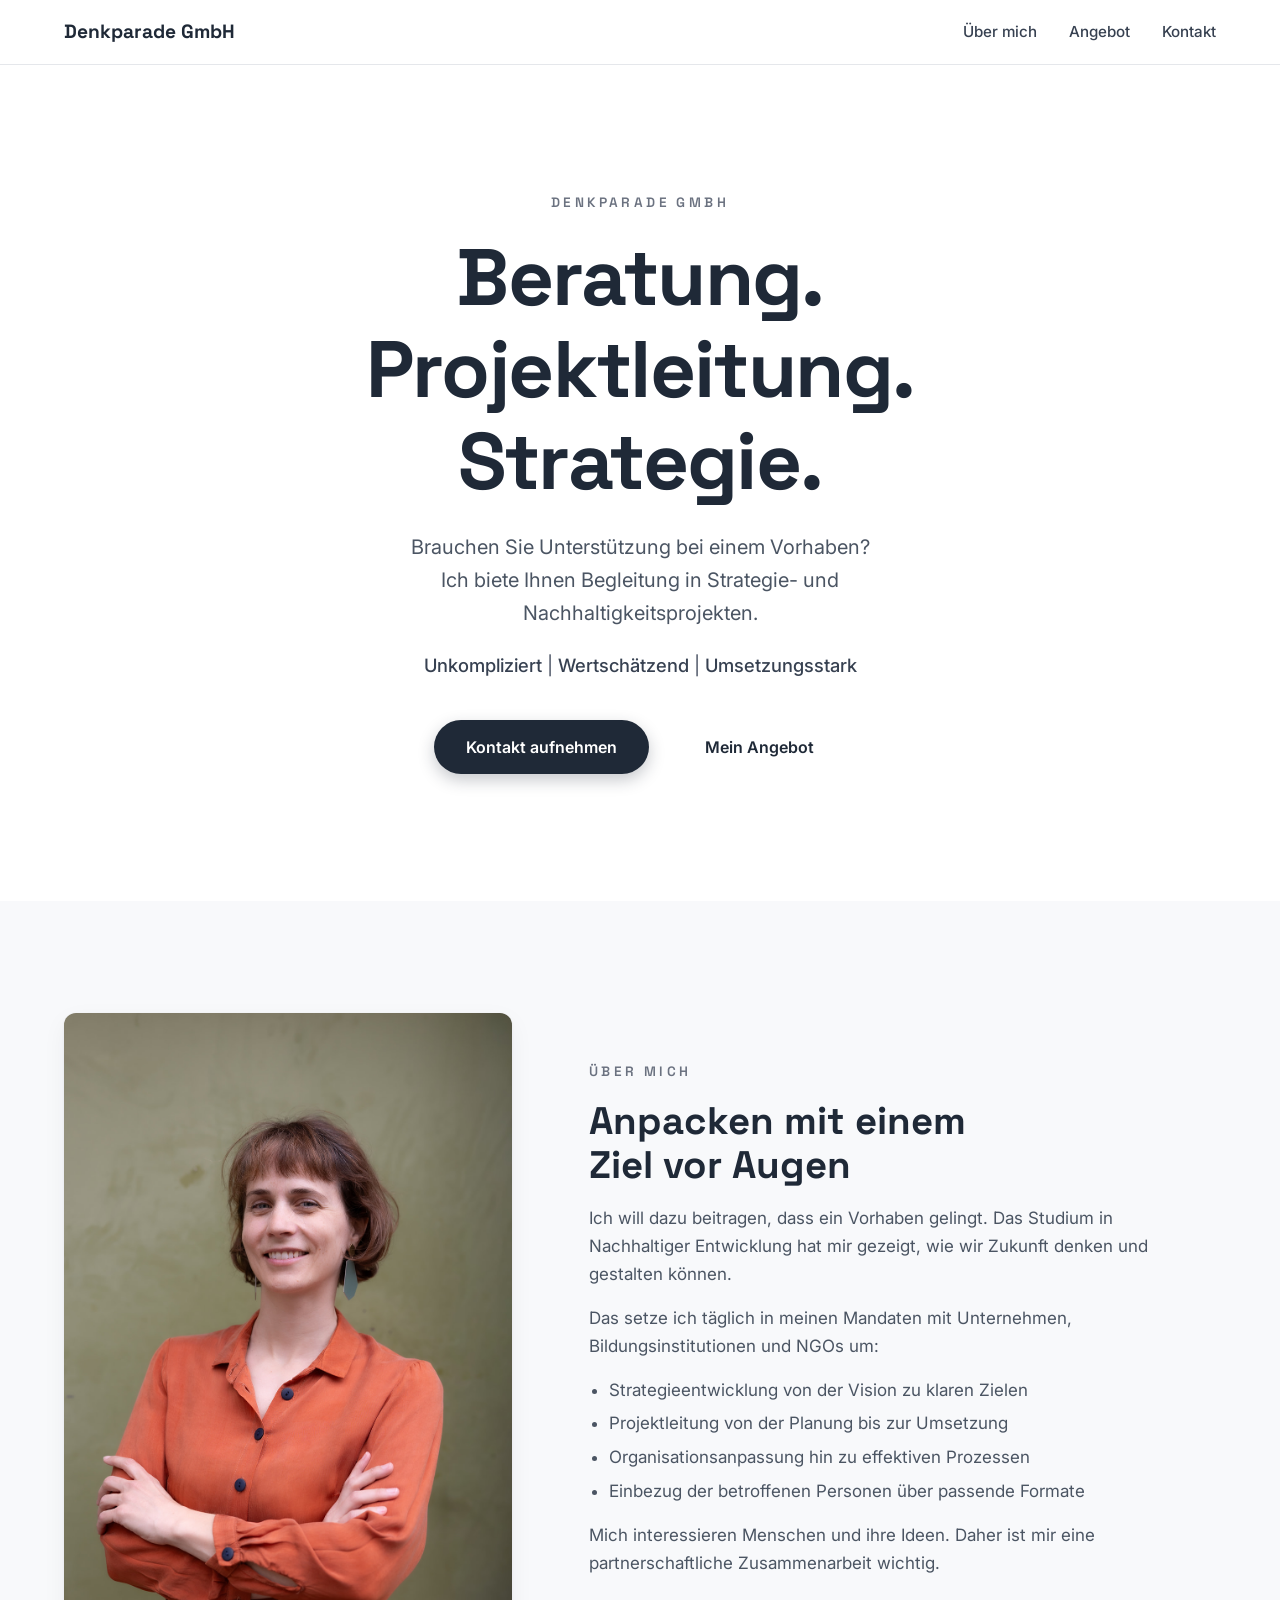
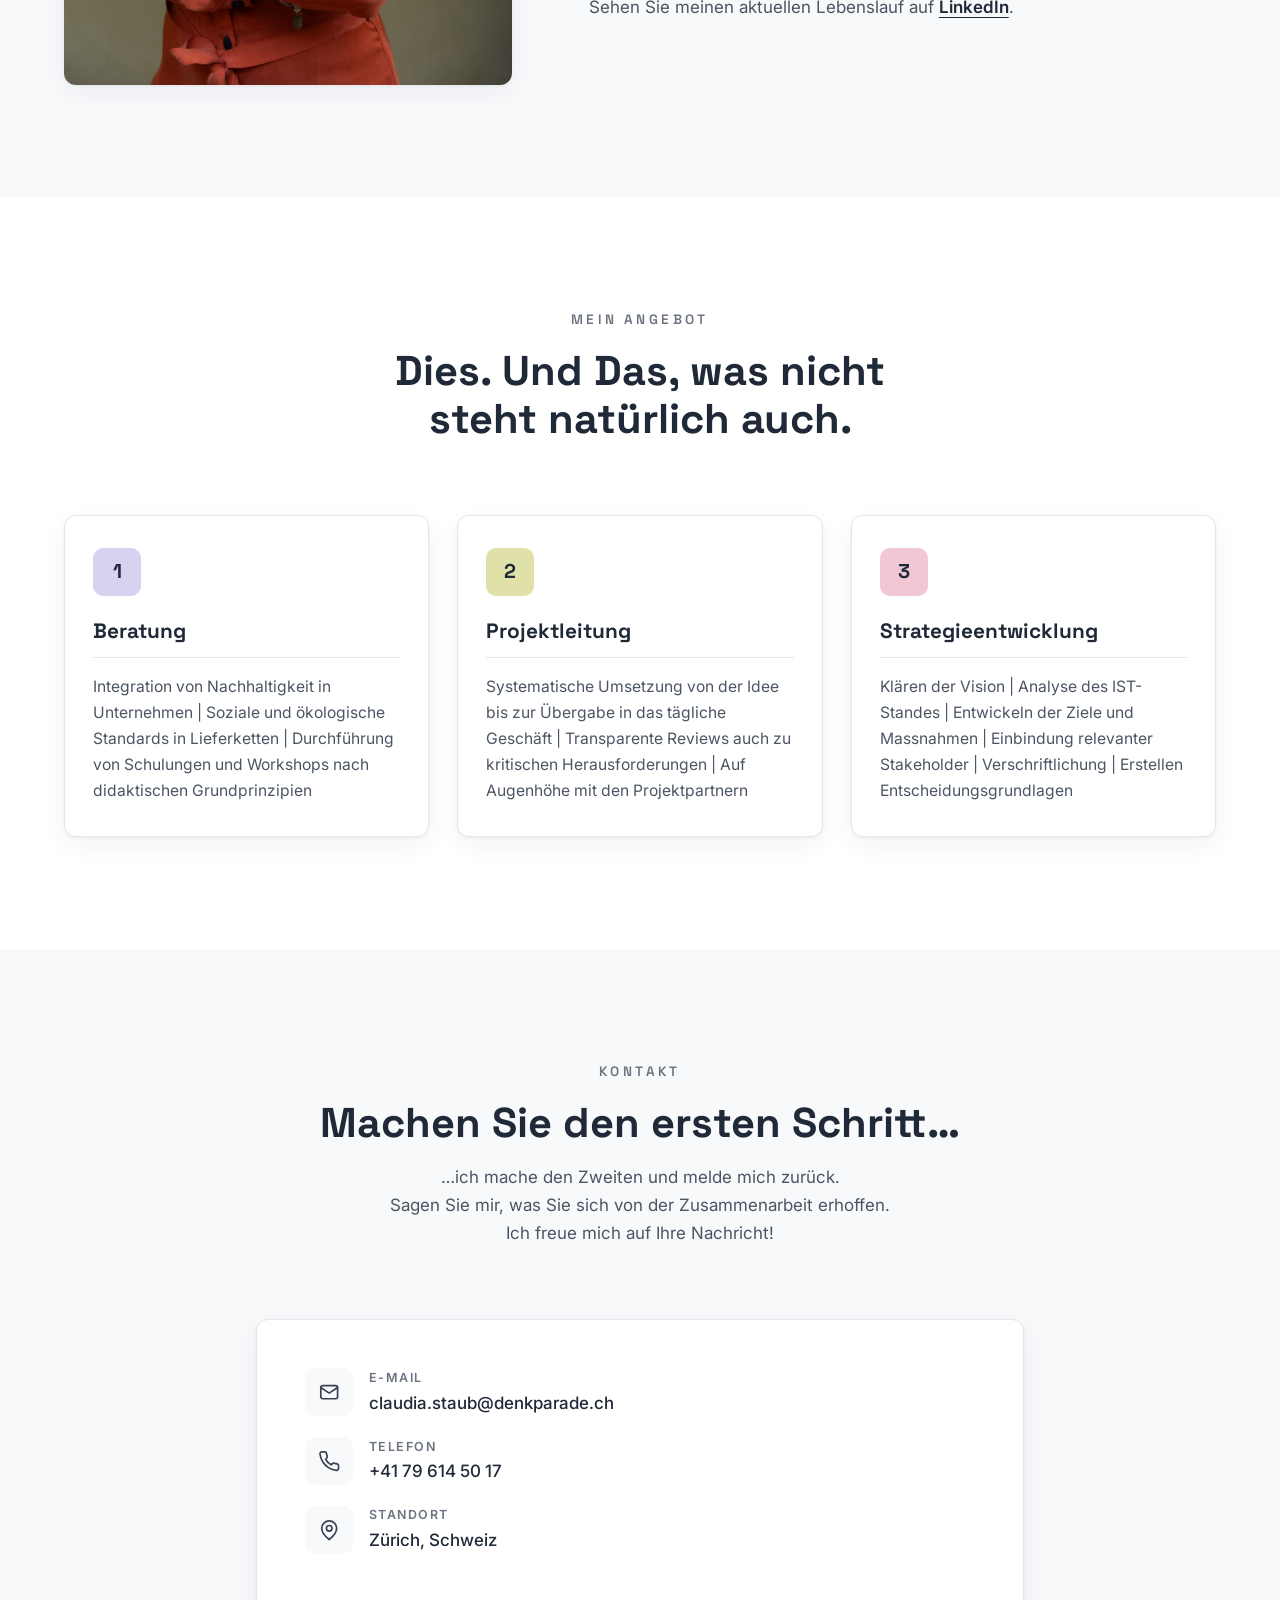
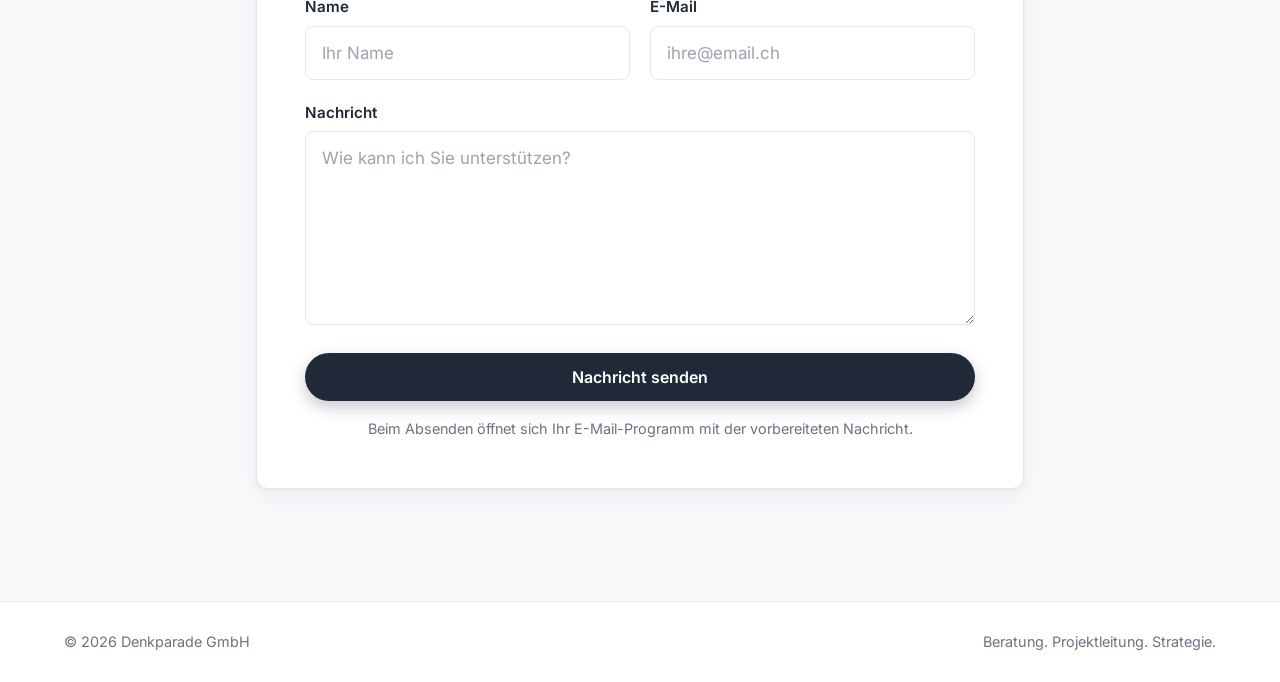
<file: index.html>
<!DOCTYPE html>
<html lang="de">
<head>
  <meta charset="UTF-8">
  <meta name="viewport" content="width=device-width, initial-scale=1.0">
  <title>Denkparade GmbH – Beratung. Projektleitung. Strategie.</title>
  <meta name="description" content="Denkparade GmbH – Begleitung in Strategie- und Nachhaltigkeitsprojekten. Unkompliziert, wertschätzend, umsetzungsstark. Claudia Staub, Zürich.">
  <meta name="theme-color" content="#1f2937">
  <link rel="icon" href="assets/favicon.svg" type="image/svg+xml">
  <link rel="icon" href="assets/favicon-32.png" type="image/png" sizes="32x32">
  <link rel="apple-touch-icon" href="assets/apple-touch-icon.png">
  <link rel="canonical" href="https://www.denkparade.ch/">

  <!-- Open Graph / Social -->
  <meta property="og:type" content="website">
  <meta property="og:locale" content="de_CH">
  <meta property="og:site_name" content="Denkparade GmbH">
  <meta property="og:title" content="Denkparade GmbH – Beratung. Projektleitung. Strategie.">
  <meta property="og:description" content="Begleitung in Strategie- und Nachhaltigkeitsprojekten. Unkompliziert, wertschätzend, umsetzungsstark.">
  <meta property="og:url" content="https://www.denkparade.ch/">
  <meta property="og:image" content="https://www.denkparade.ch/assets/claudia-portrait.jpg">
  <meta name="twitter:card" content="summary_large_image">

  <!-- Structured data -->
  <script type="application/ld+json">
  {
    "@context": "https://schema.org",
    "@type": "ProfessionalService",
    "name": "Denkparade GmbH",
    "description": "Beratung, Projektleitung und Strategieentwicklung mit Fokus auf Nachhaltigkeit.",
    "url": "https://www.denkparade.ch/",
    "email": "claudia.staub@denkparade.ch",
    "telephone": "+41796145017",
    "image": "https://www.denkparade.ch/assets/claudia-portrait.jpg",
    "address": {
      "@type": "PostalAddress",
      "addressLocality": "Zürich",
      "addressCountry": "CH"
    },
    "founder": {
      "@type": "Person",
      "name": "Claudia Staub"
    },
    "knowsAbout": ["Nachhaltigkeit", "Strategieentwicklung", "Projektleitung", "Beratung"]
  }
  </script>

  <link rel="preconnect" href="https://fonts.googleapis.com">
  <link rel="preconnect" href="https://fonts.gstatic.com" crossorigin>
  <link href="https://fonts.googleapis.com/css2?family=Inter:wght@400;500;600;700&family=Space+Grotesk:wght@500;600;700&display=swap" rel="stylesheet">
  <link rel="stylesheet" href="styles.css">
</head>
<body>

  <a class="skip-link" href="#main-content">Zum Inhalt springen</a>

  <header class="site-header">
    <div class="container header-inner">
      <a href="#main-content" class="logo" aria-label="Denkparade GmbH – nach oben">Denkparade GmbH</a>
      <input type="checkbox" id="nav-open" class="nav-checkbox" aria-label="Menü öffnen">
      <nav class="site-nav" id="site-nav" aria-label="Hauptnavigation">
        <a href="#ueber-mich">Über mich</a>
        <a href="#angebot">Angebot</a>
        <a href="#kontakt">Kontakt</a>
      </nav>
      <label for="nav-open" class="nav-toggle" aria-hidden="true">
        <span></span><span></span><span></span>
      </label>
    </div>
  </header>

  <main id="main-content">

    <!-- Hero -->
    <section class="hero">
      <div class="container">
        <p class="eyebrow">Denkparade GmbH</p>
        <h1>Beratung.<br>Projektleitung.<br>Strategie.</h1>
        <p class="hero-lead">
          Brauchen Sie Unterstützung bei einem Vorhaben?<br>
          Ich biete Ihnen Begleitung in Strategie- und Nachhaltigkeitsprojekten.
        </p>
        <p class="hero-values">Unkompliziert&nbsp;<span>|</span>&nbsp;Wertschätzend&nbsp;<span>|</span>&nbsp;Umsetzungsstark</p>
        <div class="hero-actions">
          <a href="#kontakt" class="btn btn-primary">Kontakt aufnehmen</a>
          <a href="#angebot" class="btn btn-ghost">Mein Angebot</a>
        </div>
      </div>
    </section>

    <!-- Über mich -->
    <section class="about" id="ueber-mich">
      <div class="container about-grid">
        <div class="about-photo">
          <img src="assets/claudia-portrait.jpg" alt="Porträt von Claudia Staub, Inhaberin der Denkparade GmbH" width="1067" height="1600" loading="lazy" decoding="async">
        </div>
        <div class="about-text">
          <p class="eyebrow">Über mich</p>
          <h2>Anpacken mit einem Ziel vor Augen</h2>
          <p>
            Ich will dazu beitragen, dass ein Vorhaben gelingt. Das Studium in Nachhaltiger
            Entwicklung hat mir gezeigt, wie wir Zukunft denken und gestalten können.
          </p>
          <p>Das setze ich täglich in meinen Mandaten mit Unternehmen, Bildungsinstitutionen und NGOs um:</p>
          <ul>
            <li>Strategieentwicklung von der Vision zu klaren Zielen</li>
            <li>Projektleitung von der Planung bis zur Umsetzung</li>
            <li>Organisationsanpassung hin zu effektiven Prozessen</li>
            <li>Einbezug der betroffenen Personen über passende Formate</li>
          </ul>
          <p>
            Mich interessieren Menschen und ihre Ideen. Daher ist mir eine partnerschaftliche
            Zusammenarbeit wichtig.
          </p>
          <p>
            Sehen Sie meinen aktuellen Lebenslauf auf
            <a class="text-link" href="https://ch.linkedin.com/in/claudia-staub-0154ab44" target="_blank" rel="noopener">LinkedIn</a>.
          </p>
        </div>
      </div>
    </section>

    <!-- Angebot -->
    <section class="offer" id="angebot">
      <div class="container">
        <div class="section-head">
          <p class="eyebrow">Mein Angebot</p>
          <h2>Dies. Und Das, was nicht steht natürlich auch.</h2>
        </div>
        <div class="offer-grid">
          <article class="offer-card">
            <span class="offer-number offer-number-1" aria-hidden="true">1</span>
            <h3>Beratung</h3>
            <p>
              Integration von Nachhaltigkeit in Unternehmen | Soziale und ökologische Standards
              in Lieferketten | Durchführung von Schulungen und Workshops nach didaktischen
              Grundprinzipien
            </p>
          </article>
          <article class="offer-card">
            <span class="offer-number offer-number-2" aria-hidden="true">2</span>
            <h3>Projektleitung</h3>
            <p>
              Systematische Umsetzung von der Idee bis zur Übergabe in das tägliche Geschäft |
              Transparente Reviews auch zu kritischen Herausforderungen | Auf Augenhöhe mit den
              Projektpartnern
            </p>
          </article>
          <article class="offer-card">
            <span class="offer-number offer-number-3" aria-hidden="true">3</span>
            <h3>Strategieentwicklung</h3>
            <p>
              Klären der Vision | Analyse des IST-Standes | Entwickeln der Ziele und Massnahmen |
              Einbindung relevanter Stakeholder | Verschriftlichung | Erstellen
              Entscheidungsgrundlagen
            </p>
          </article>
        </div>
      </div>
    </section>

    <!-- Kontakt -->
    <section class="contact" id="kontakt">
      <div class="container">
        <div class="section-head">
          <p class="eyebrow">Kontakt</p>
          <h2>Machen Sie den ersten Schritt…</h2>
          <p class="contact-lead">
            …ich mache den Zweiten und melde mich zurück.<br>
            Sagen Sie mir, was Sie sich von der Zusammenarbeit erhoffen.<br>
            Ich freue mich auf Ihre Nachricht!
          </p>
        </div>

        <div class="contact-card">
          <ul class="contact-info">
            <li>
              <span class="contact-icon" aria-hidden="true">
                <svg viewBox="0 0 24 24" fill="none" stroke="currentColor" stroke-width="1.8" stroke-linecap="round" stroke-linejoin="round"><rect x="3" y="5" width="18" height="14" rx="2"/><path d="m3 7 9 6 9-6"/></svg>
              </span>
              <div>
                <span class="contact-label">E-Mail</span>
                <a href="mailto:claudia.staub@denkparade.ch">claudia.staub@denkparade.ch</a>
              </div>
            </li>
            <li>
              <span class="contact-icon" aria-hidden="true">
                <svg viewBox="0 0 24 24" fill="none" stroke="currentColor" stroke-width="1.8" stroke-linecap="round" stroke-linejoin="round"><path d="M22 16.92v3a2 2 0 0 1-2.18 2 19.79 19.79 0 0 1-8.63-3.07 19.5 19.5 0 0 1-6-6 19.79 19.79 0 0 1-3.07-8.67A2 2 0 0 1 4.11 2h3a2 2 0 0 1 2 1.72c.13.96.36 1.9.7 2.81a2 2 0 0 1-.45 2.11L8.09 9.91a16 16 0 0 0 6 6l1.27-1.27a2 2 0 0 1 2.11-.45c.91.34 1.85.57 2.81.7A2 2 0 0 1 22 16.92Z"/></svg>
              </span>
              <div>
                <span class="contact-label">Telefon</span>
                <a href="tel:+41796145017">+41 79 614 50 17</a>
              </div>
            </li>
            <li>
              <span class="contact-icon" aria-hidden="true">
                <svg viewBox="0 0 24 24" fill="none" stroke="currentColor" stroke-width="1.8" stroke-linecap="round" stroke-linejoin="round"><path d="M20 10c0 6-8 12-8 12s-8-6-8-12a8 8 0 0 1 16 0Z"/><circle cx="12" cy="10" r="3"/></svg>
              </span>
              <div>
                <span class="contact-label">Standort</span>
                <span>Zürich, Schweiz</span>
              </div>
            </li>
          </ul>

          <form class="contact-form" action="mailto:claudia.staub@denkparade.ch" method="post" enctype="text/plain">
            <div class="form-row">
              <div class="form-field">
                <label for="name">Name</label>
                <input type="text" id="name" name="name" placeholder="Ihr Name" autocomplete="name" required>
              </div>
              <div class="form-field">
                <label for="email">E-Mail</label>
                <input type="email" id="email" name="email" placeholder="ihre@email.ch" autocomplete="email" required>
              </div>
            </div>
            <div class="form-field">
              <label for="message">Nachricht</label>
              <textarea id="message" name="message" rows="6" placeholder="Wie kann ich Sie unterstützen?" required></textarea>
            </div>
            <button type="submit" class="btn btn-primary btn-block">Nachricht senden</button>
            <p class="form-note">Beim Absenden öffnet sich Ihr E-Mail-Programm mit der vorbereiteten Nachricht.</p>
          </form>
        </div>
      </div>
    </section>

  </main>

  <footer class="site-footer">
    <div class="container footer-inner">
      <span>© 2026 Denkparade GmbH</span>
      <span>Beratung.&nbsp;Projektleitung.&nbsp;Strategie.</span>
    </div>
  </footer>

  <!-- The only JS on the site, both progressive enhancements:
       1. close the CSS-only mobile menu after an anchor tap (no page reload happens)
       2. scrollspy – highlight the nav link of the section in view -->
  <script>
    document.querySelector(".site-header").addEventListener("click", function (e) {
      if (e.target.closest("a")) document.getElementById("nav-open").checked = false;
    });

    var navLinks = document.querySelectorAll('#site-nav a[href^="#"]');
    var sections = ["ueber-mich", "angebot", "kontakt"].map(function (id) {
      return document.getElementById(id);
    });
    var hero = document.querySelector(".hero");
    var spy = new IntersectionObserver(function (entries) {
      entries.forEach(function (entry) {
        if (!entry.isIntersecting) return;
        navLinks.forEach(function (link) {
          if (link.hash === "#" + entry.target.id) {
            link.setAttribute("aria-current", "true");
          } else {
            link.removeAttribute("aria-current");
          }
        });
      });
    }, { rootMargin: "-40% 0px -55% 0px" }); // a band around the viewport middle decides
    sections.concat(hero).forEach(function (el) { spy.observe(el); });
  </script>
</body>
</html>
</file>
<file: styles.css>
/* ------------------------------------------------------------------
   Denkparade GmbH – styles
   ------------------------------------------------------------------ */

:root {
  --color-ink: #1f2937;        /* headings, primary buttons */
  --color-ink-soft: #374151;
  --color-text: #4b5563;       /* body text */
  --color-muted: #6b7280;      /* eyebrows, labels */
  --color-bg: #ffffff;
  --color-bg-soft: #f8f9fb;
  --color-border: #e5e7eb;
  --color-badge-1: #d8d2f0;    /* lilac */
  --color-badge-2: #e0e1a9;    /* yellow-green */
  --color-badge-3: #f2c7d5;    /* pink */
  --font-head: "Space Grotesk", "Inter", system-ui, sans-serif;
  --font-body: "Inter", system-ui, -apple-system, "Segoe UI", sans-serif;
  --radius: 12px;
  --shadow-card: 0 1px 3px rgba(31, 41, 55, 0.06), 0 8px 24px rgba(31, 41, 55, 0.05);
}

*,
*::before,
*::after {
  box-sizing: border-box;
}

html {
  scroll-behavior: smooth;
  /* exactly the sticky header height (4rem + 1px border): anchored sections
     land flush under it, with no sliver of the previous section showing */
  scroll-padding-top: calc(4rem + 1px);
}

@media (prefers-reduced-motion: reduce) {
  html {
    scroll-behavior: auto;
  }
  *,
  *::before,
  *::after {
    animation-duration: 0.01ms !important;
    transition-duration: 0.01ms !important;
  }
}

body {
  margin: 0;
  font-family: var(--font-body);
  font-size: 1.0625rem;
  line-height: 1.65;
  color: var(--color-text);
  background: var(--color-bg);
  -webkit-font-smoothing: antialiased;
  text-rendering: optimizeLegibility;
  /* sticky footer: main stretches, footer sits at the viewport bottom on short pages */
  display: flex;
  flex-direction: column;
  min-height: 100vh;
  min-height: 100svh;
}

main {
  flex: 1 0 auto;
  display: flex;
  flex-direction: column;
}

main > section {
  flex: 1 0 auto;
}

h1, h2, h3 {
  font-family: var(--font-head);
  color: var(--color-ink);
  line-height: 1.15;
  margin: 0 0 1rem;
  text-wrap: balance;
}

p {
  margin: 0 0 1rem;
}

img {
  max-width: 100%;
  height: auto;
  display: block;
}

a {
  color: inherit;
}

:focus-visible {
  outline: 3px solid #2563eb;
  outline-offset: 2px;
  border-radius: 4px;
}

.container {
  width: min(100% - 2.5rem, 72rem);
  margin-inline: auto;
}

/* Skip link (visible on keyboard focus only) */
.skip-link {
  position: absolute;
  top: -100%;
  left: 1rem;
  z-index: 100;
  padding: 0.6rem 1rem;
  background: var(--color-ink);
  color: #fff;
  border-radius: 0 0 var(--radius) var(--radius);
  text-decoration: none;
  font-weight: 600;
}

.skip-link:focus {
  top: 0;
}

/* ------------------------------------------------------------------
   Header / navigation
   ------------------------------------------------------------------ */

.site-header {
  position: sticky;
  top: 0;
  z-index: 50;
  background: rgba(255, 255, 255, 0.92);
  backdrop-filter: blur(8px);
  border-bottom: 1px solid var(--color-border);
}

.header-inner {
  display: flex;
  align-items: center;
  justify-content: space-between;
  gap: 1rem;
  min-height: 4rem;
}

.logo {
  font-family: var(--font-head);
  font-weight: 700;
  font-size: 1.2rem;
  color: var(--color-ink);
  text-decoration: none;
  white-space: nowrap;
}

.site-nav {
  display: flex;
  gap: 2rem;
}

.site-nav a {
  text-decoration: none;
  color: var(--color-ink-soft);
  font-weight: 500;
  font-size: 0.95rem;
  padding: 0.25rem 0;
}

.site-nav a:hover {
  color: var(--color-ink);
  text-decoration: underline;
  text-underline-offset: 6px;
}

/* set by the scrollspy script for the section currently in view */
.site-nav a[aria-current="true"] {
  color: var(--color-ink);
  font-weight: 700;
  text-decoration: underline;
  text-underline-offset: 6px;
}
/* CSS-only mobile menu: a visually hidden checkbox holds the open/closed state.
   It stays keyboard-operable (Tab + Space); the label is the visible burger. */
.nav-checkbox {
  position: absolute;
  width: 1px;
  height: 1px;
  opacity: 0;
  pointer-events: none;
}

.nav-checkbox:focus-visible ~ .nav-toggle {
  outline: 3px solid #2563eb;
  outline-offset: 2px;
}

.nav-toggle {
  display: none;
  flex-direction: column;
  justify-content: center;
  gap: 5px;
  width: 44px;
  height: 44px;
  padding: 10px;
  background: none;
  border: 1px solid var(--color-border);
  border-radius: 8px;
  cursor: pointer;
}

.nav-toggle span {
  display: block;
  height: 2px;
  width: 100%;
  background: var(--color-ink);
  border-radius: 2px;
  transition: transform 0.2s ease, opacity 0.2s ease;
}

.nav-checkbox:checked ~ .nav-toggle span:nth-child(1) {
  transform: translateY(7px) rotate(45deg);
}

.nav-checkbox:checked ~ .nav-toggle span:nth-child(2) {
  opacity: 0;
}

.nav-checkbox:checked ~ .nav-toggle span:nth-child(3) {
  transform: translateY(-7px) rotate(-45deg);
}

/* ------------------------------------------------------------------
   Shared section bits
   ------------------------------------------------------------------ */

section {
  padding: clamp(4rem, 9vw, 7rem) 0;
}

.eyebrow {
  font-family: var(--font-head);
  font-size: 0.85rem;
  font-weight: 600;
  letter-spacing: 0.25em;
  text-transform: uppercase;
  color: var(--color-muted);
  margin-bottom: 1rem;
}

.section-head {
  text-align: center;
  max-width: 46rem;
  margin: 0 auto clamp(2.5rem, 6vw, 4.5rem);
}

.section-head h1,
.section-head h2 {
  font-size: clamp(1.75rem, 4vw, 2.6rem);
}

.btn {
  display: inline-block;
  font-family: var(--font-body);
  font-weight: 600;
  font-size: 1rem;
  text-decoration: none;
  text-align: center;
  border-radius: 999px;
  padding: 0.85rem 2rem;
  border: none;
  cursor: pointer;
  transition: background-color 0.15s ease, transform 0.15s ease;
}

.btn-primary {
  background: var(--color-ink);
  color: #fff;
  box-shadow: 0 6px 16px rgba(31, 41, 55, 0.25);
}

.btn-primary:hover {
  background: #111827;
  transform: translateY(-1px);
}

.btn-ghost {
  color: var(--color-ink);
}

.btn-ghost:hover {
  text-decoration: underline;
  text-underline-offset: 6px;
}

.btn-block {
  display: block;
  width: 100%;
}

.text-link {
  color: var(--color-ink);
  font-weight: 600;
  text-underline-offset: 4px;
}

/* ------------------------------------------------------------------
   Hero
   ------------------------------------------------------------------ */

.hero {
  display: flex; /* container centers itself via margin-block: auto */
  padding: 0;    /* no generic section padding: the hero fills the first viewport exactly */
  min-height: calc(100svh - 4rem); /* viewport minus the sticky header */
  text-align: center;
}

.hero .container {
  margin-block: auto; /* vertical centering that still allows scrolling on very short viewports */
  padding: 2rem 0;
}

.hero h1 {
  font-size: clamp(2.6rem, 8vw, 5rem);
  font-weight: 700;
  letter-spacing: -0.02em;
  margin-bottom: 1.5rem;
}

.hero-lead {
  font-size: clamp(1.05rem, 2vw, 1.25rem);
  max-width: 38rem;
  margin: 0 auto 1.25rem;
}

.hero-values {
  font-size: clamp(1rem, 2vw, 1.15rem);
  color: var(--color-ink-soft);
  font-weight: 500;
  margin-bottom: 2.5rem;
}

.hero-values span {
  color: var(--color-muted);
}

.hero-actions {
  display: flex;
  flex-wrap: wrap;
  justify-content: center;
  align-items: center;
  gap: 1rem 1.5rem;
}

/* ------------------------------------------------------------------
   Über mich
   ------------------------------------------------------------------ */

.about {
  background: var(--color-bg-soft);
}

.about-grid {
  display: grid;
  grid-template-columns: minmax(0, 5fr) minmax(0, 7fr);
  gap: clamp(2rem, 6vw, 5rem);
  align-items: center;
}

.about-photo img {
  width: 100%;
  border-radius: var(--radius);
  box-shadow: var(--shadow-card);
}

.about-text h1,
.about-text h2 {
  font-size: clamp(1.75rem, 4vw, 2.4rem);
}

.about-text ul {
  margin: 0 0 1rem;
  padding-left: 1.25rem;
}

.about-text li {
  margin-bottom: 0.35rem;
}

/* ------------------------------------------------------------------
   Angebot
   ------------------------------------------------------------------ */

.offer-grid {
  display: grid;
  grid-template-columns: repeat(3, minmax(0, 1fr));
  gap: 1.75rem;
}

.offer-card {
  background: var(--color-bg);
  border: 1px solid var(--color-border);
  border-radius: var(--radius);
  padding: 2rem 1.75rem;
  box-shadow: var(--shadow-card);
}

.offer-number {
  display: inline-flex;
  align-items: center;
  justify-content: center;
  width: 3rem;
  height: 3rem;
  border-radius: 10px;
  font-family: var(--font-head);
  font-weight: 700;
  font-size: 1.25rem;
  color: var(--color-ink);
  margin-bottom: 1.5rem;
}

.offer-number-1 { background: var(--color-badge-1); }
.offer-number-2 { background: var(--color-badge-2); }
.offer-number-3 { background: var(--color-badge-3); }

.offer-card h3 {
  font-size: 1.3rem;
  padding-bottom: 0.85rem;
  border-bottom: 1px solid var(--color-border);
  margin-bottom: 1rem;
}

.offer-card h2 {
  font-size: 1.3rem;
  padding-bottom: 0.85rem;
  border-bottom: 1px solid var(--color-border);
  margin-bottom: 1rem;
}

.offer-card p {
  margin: 0;
  font-size: 0.98rem;
}

.offer-cta {
  text-align: center;
  margin-top: clamp(2.5rem, 6vw, 4rem);
}

/* ------------------------------------------------------------------
   Kontakt
   ------------------------------------------------------------------ */

.contact {
  background: var(--color-bg-soft);
}

.contact-lead {
  margin-top: 0.5rem;
}

.contact-card {
  max-width: 48rem;
  margin: 0 auto;
  background: var(--color-bg);
  border: 1px solid var(--color-border);
  border-radius: var(--radius);
  box-shadow: var(--shadow-card);
  padding: clamp(1.5rem, 4vw, 3rem);
}

.contact-info {
  list-style: none;
  margin: 0 0 2.5rem;
  padding: 0;
  display: grid;
  gap: 1.25rem;
}

.contact-info li {
  display: flex;
  align-items: center;
  gap: 1rem;
}

.contact-icon {
  flex: none;
  display: inline-flex;
  align-items: center;
  justify-content: center;
  width: 3rem;
  height: 3rem;
  border-radius: 10px;
  background: var(--color-bg-soft);
  color: var(--color-ink-soft);
}

.contact-icon svg {
  width: 1.4rem;
  height: 1.4rem;
}

.contact-label {
  display: block;
  font-size: 0.78rem;
  font-weight: 600;
  letter-spacing: 0.12em;
  text-transform: uppercase;
  color: var(--color-muted);
}

.contact-info a,
.contact-info div > span:last-child {
  color: var(--color-ink);
  font-weight: 500;
  text-decoration: none;
}

.contact-info a:hover {
  text-decoration: underline;
  text-underline-offset: 4px;
}

.contact-form .form-row {
  display: grid;
  grid-template-columns: 1fr 1fr;
  gap: 1.25rem;
}

.form-field {
  margin-bottom: 1.25rem;
}

.form-field label {
  display: block;
  font-weight: 600;
  color: var(--color-ink);
  margin-bottom: 0.4rem;
  font-size: 0.95rem;
}

.form-field input,
.form-field textarea {
  width: 100%;
  font: inherit;
  color: var(--color-ink);
  background: var(--color-bg);
  border: 1px solid var(--color-border);
  border-radius: 8px;
  padding: 0.75rem 1rem;
  resize: vertical;
}

.form-field input::placeholder,
.form-field textarea::placeholder {
  color: #9ca3af;
}

.form-field input:focus,
.form-field textarea:focus {
  outline: 2px solid var(--color-ink);
  outline-offset: 0;
  border-color: var(--color-ink);
}

.form-note {
  margin: 1rem 0 0;
  font-size: 0.9rem;
  color: var(--color-muted);
  text-align: center;
}

/* ------------------------------------------------------------------
   Footer
   ------------------------------------------------------------------ */

.site-footer {
  border-top: 1px solid var(--color-border);
  padding: 1.75rem 0;
  font-size: 0.9rem;
  color: var(--color-muted);
}

.footer-inner {
  display: flex;
  flex-wrap: wrap;
  justify-content: space-between;
  gap: 0.5rem 1.5rem;
}

/* ------------------------------------------------------------------
   Responsive breakpoints
   ------------------------------------------------------------------ */

@media (max-width: 56rem) {
  .offer-grid {
    grid-template-columns: 1fr;
    max-width: 30rem;
    margin-inline: auto;
  }

  .about-grid {
    grid-template-columns: 1fr;
  }

  .about-photo {
    max-width: 24rem;
    margin-inline: auto;
  }
}

@media (max-width: 40rem) {
  .nav-toggle {
    display: flex;
  }

  .site-nav {
    display: none;
    position: absolute;
    top: 100%;
    left: 0;
    right: 0;
    flex-direction: column;
    gap: 0;
    background: var(--color-bg);
    border-bottom: 1px solid var(--color-border);
    padding: 0.5rem 1.25rem 1rem;
  }

  .nav-checkbox:checked ~ .site-nav {
    display: flex;
  }

  .site-nav a {
    padding: 0.85rem 0;
    border-bottom: 1px solid var(--color-bg-soft);
    font-size: 1.05rem;
  }

  .site-nav a:last-child {
    border-bottom: none;
  }

  .contact-form .form-row {
    grid-template-columns: 1fr;
    gap: 0;
  }

  .hero-actions .btn-primary {
    width: 100%;
  }
}
</file>
